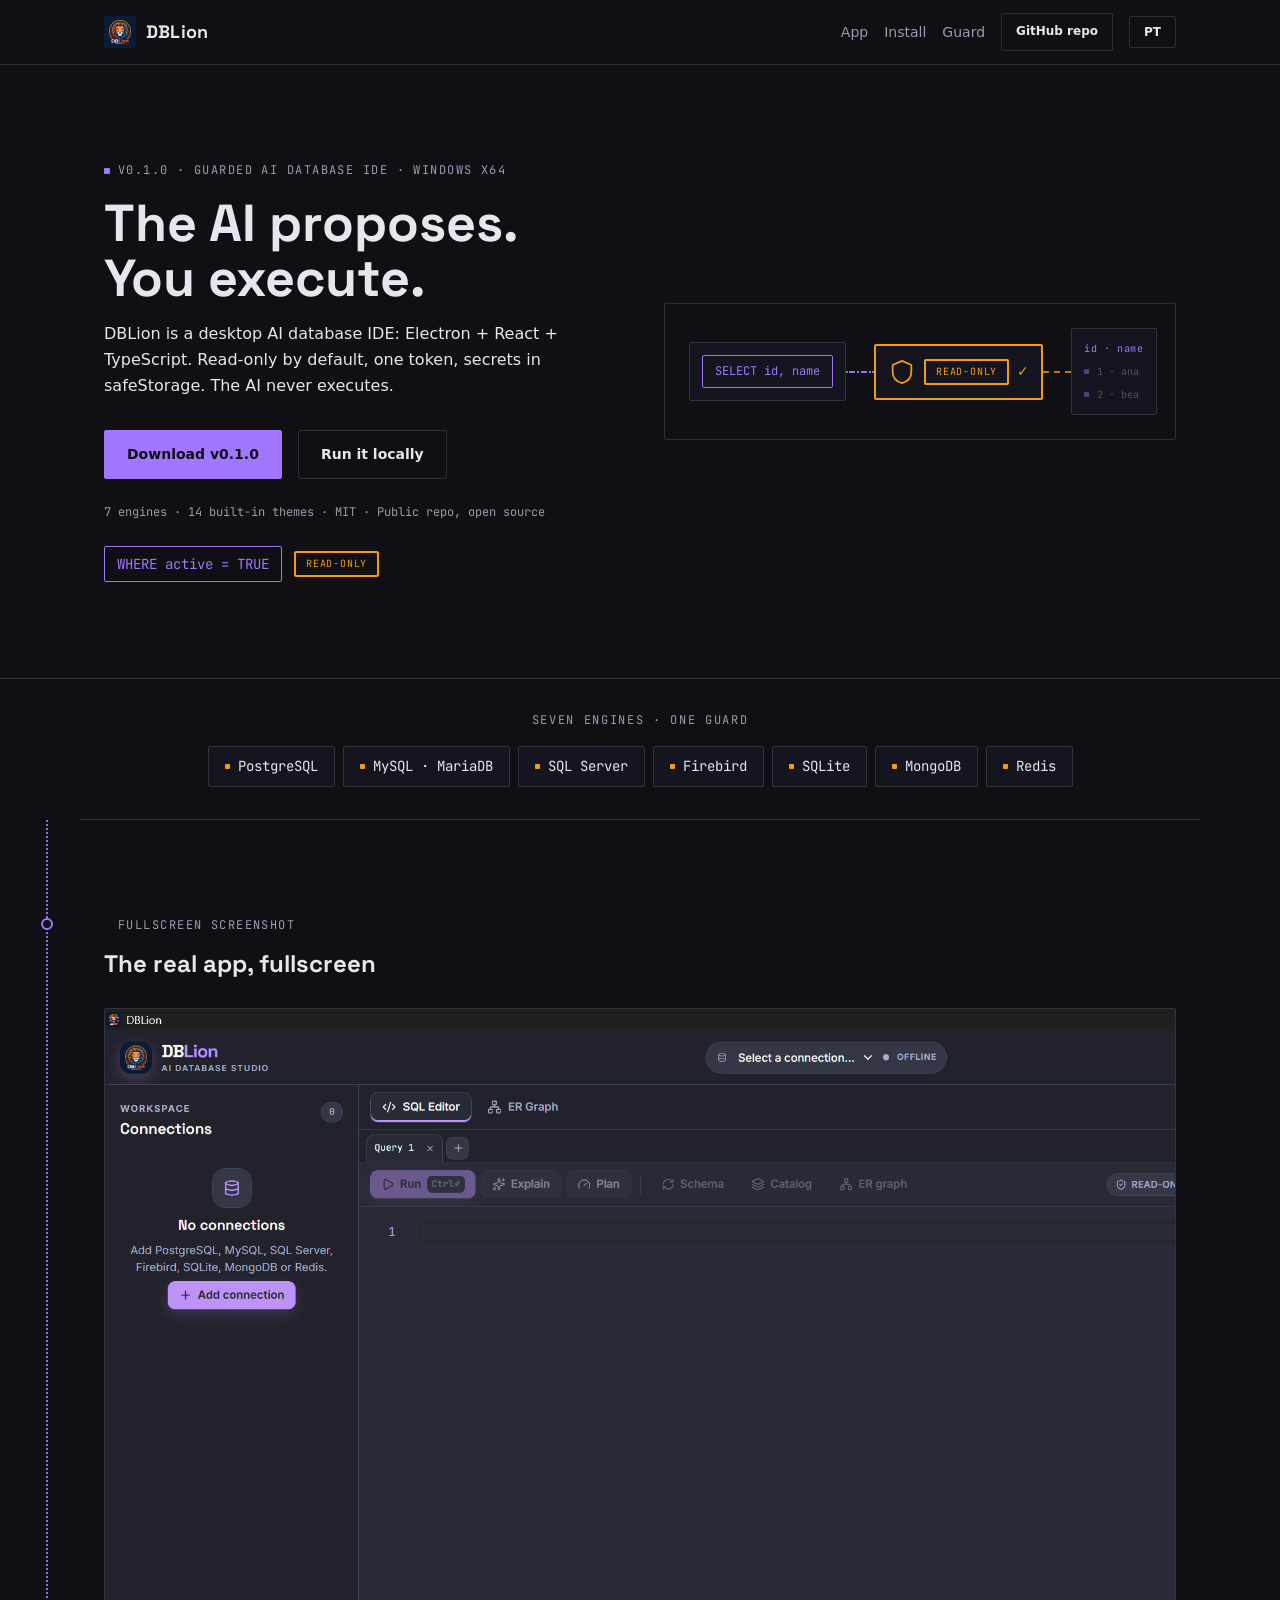
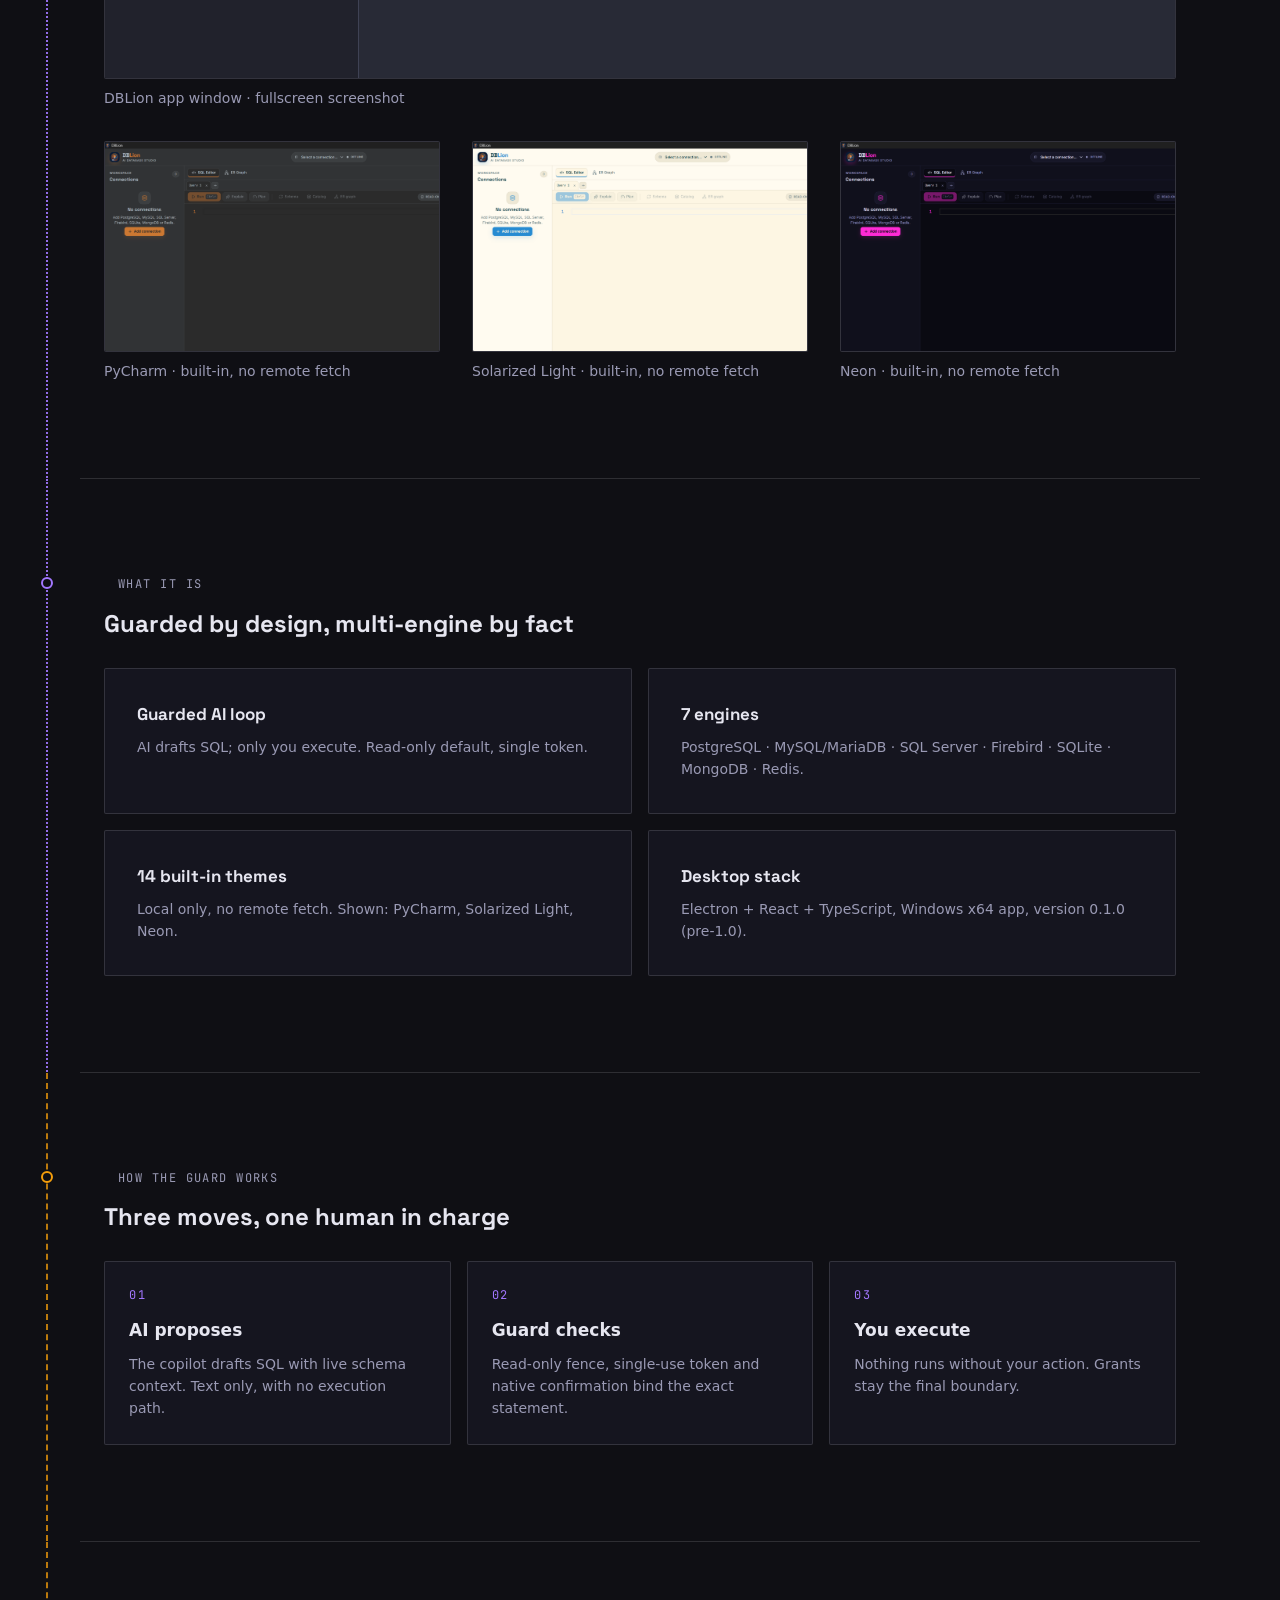
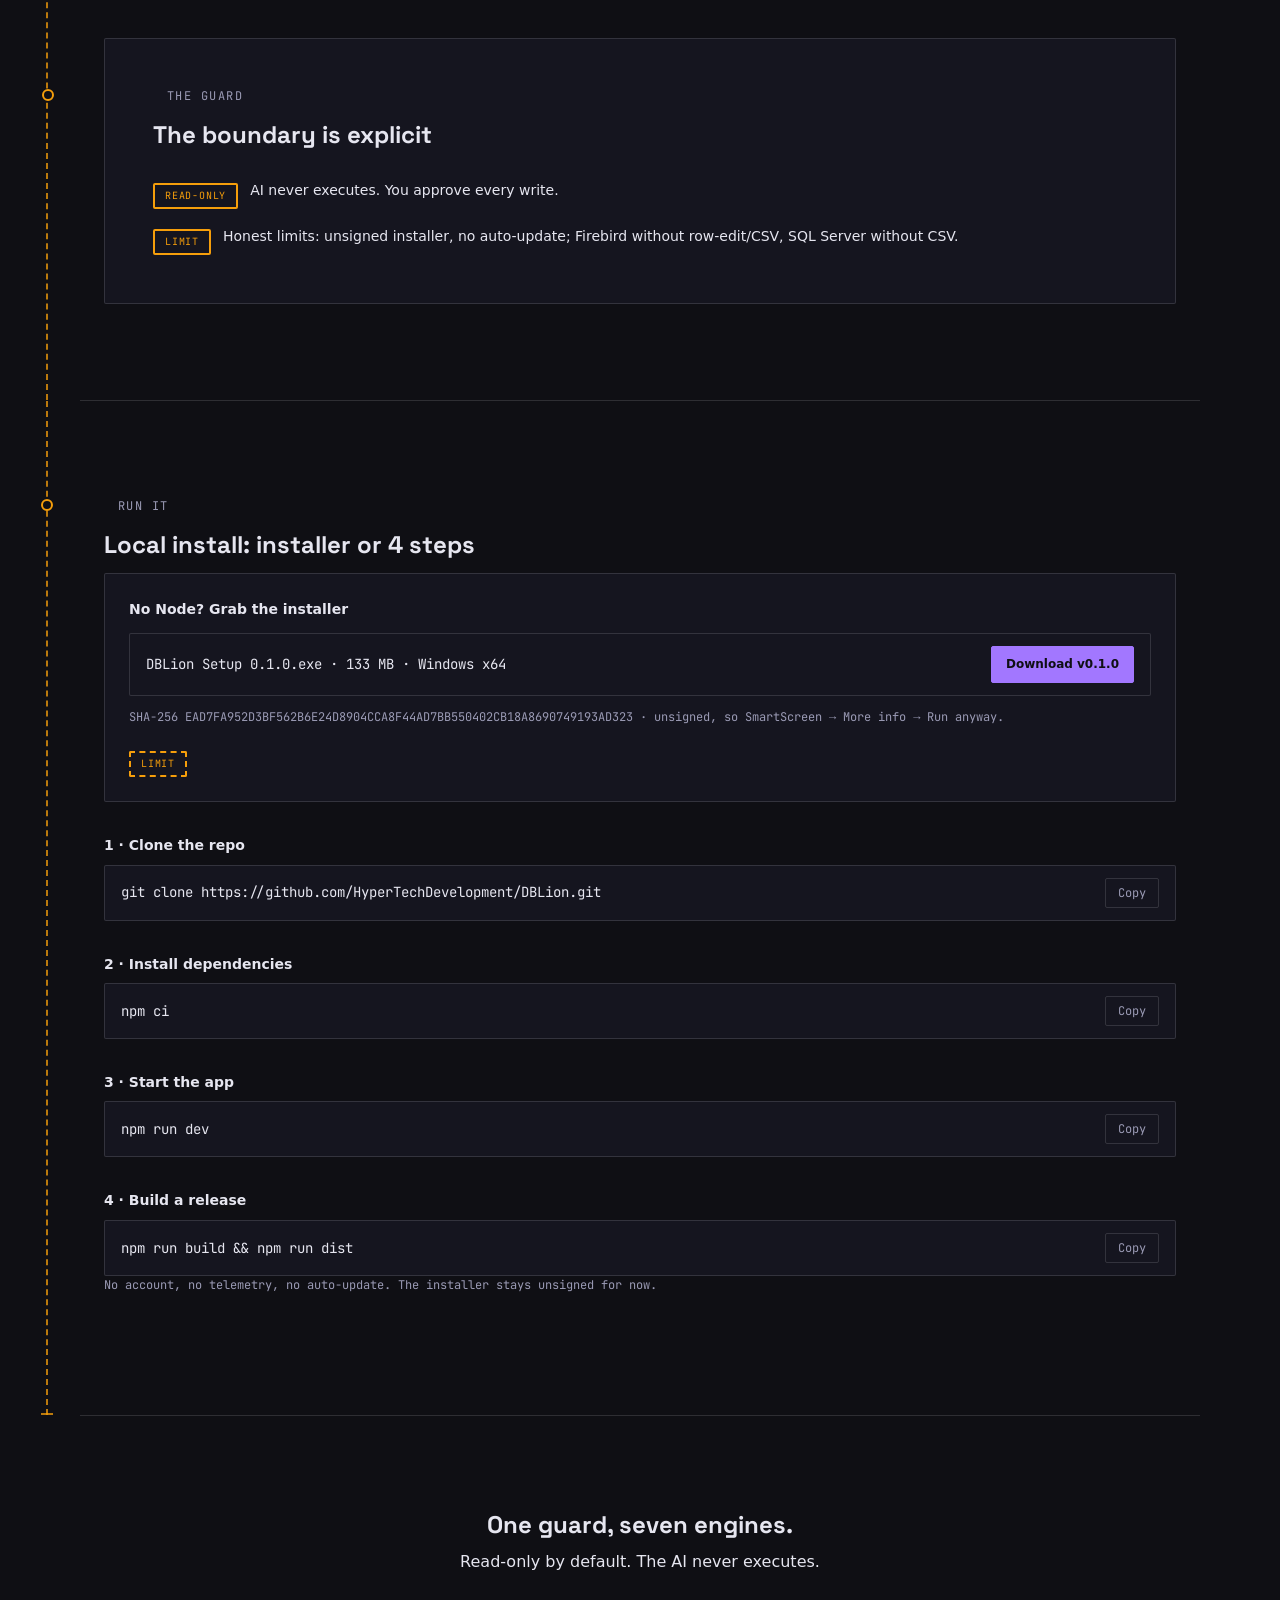
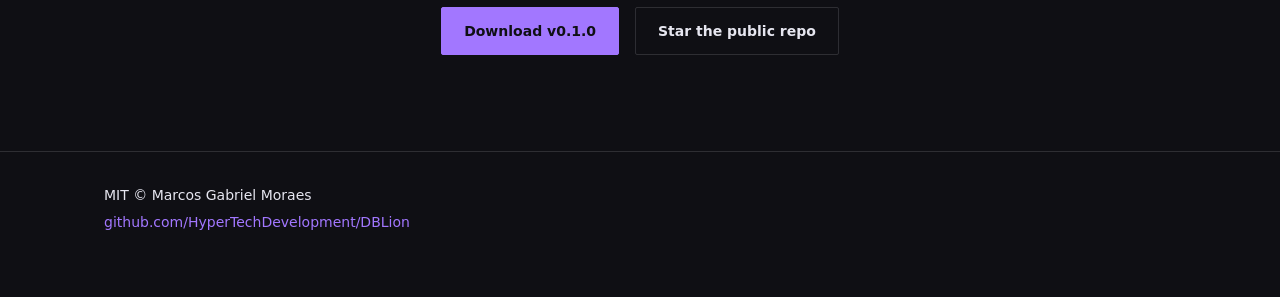
<file: index.html>
<!DOCTYPE html>
<html lang="en">
<head>
<meta charset="UTF-8">
<meta name="viewport" content="width=device-width, initial-scale=1.0">
<title>DBLion · the guarded AI database IDE</title>
<meta name="description" content="DBLion is a desktop AI database IDE: Electron + React + TypeScript. Read-only by default, so the AI never executes.">
<link rel="icon" type="image/png" href="assets/logo.png">
<link rel="preload" as="font" type="font/woff2" href="assets/fonts/space-grotesk-500-latin.woff2" crossorigin>
<link rel="preload" as="font" type="font/woff2" href="assets/fonts/jetbrains-mono-400-latin.woff2" crossorigin>
<link rel="stylesheet" href="fonts.css">
<link rel="stylesheet" href="styles.css">
</head>
<body>
<a class="skip-link" href="#main">Skip to content</a>

<header class="nav" role="banner">
  <div class="wrap nav-inner">
    <a class="brand" href="#top" aria-label="DBLion home">
      <img src="assets/logo.png" alt="DBLion lion logo" width="32" height="32">
      <span class="brand-name">DBLion</span>
    </a>
    <button class="nav-toggle" type="button" aria-expanded="false" aria-controls="nav-links" aria-label="Menu">
      <span></span><span></span><span></span>
    </button>
    <nav id="nav-links" class="nav-links" aria-label="Primary">
      <a href="#proof" data-i18n="nav.proof">App</a>
      <a href="#install" data-i18n="nav.docs">Install</a>
      <a href="#safety" data-i18n="nav.safety">Guard</a>
      <a class="btn btn-ghost btn-sm" href="https://github.com/HyperTechDevelopment/DBLion" rel="noopener" data-i18n="nav.repo">GitHub repo</a>
      <button id="lang-toggle" class="btn btn-ghost btn-sm" type="button" aria-label="Switch language / Trocar idioma" data-i18n="nav.lang">PT</button>
    </nav>
  </div>
</header>

<main id="main">
  <!-- HERO -->
  <section class="hero wrap" id="top" aria-labelledby="hero-h1">
    <div class="hero-copy">
      <p class="eyebrow"><span class="tick" aria-hidden="true"></span><span data-i18n="hero.eyebrow">v0.1.0 · Guarded AI database IDE · Windows x64</span></p>
      <h1 id="hero-h1" data-i18n="hero.h1">The AI proposes. You execute.</h1>
      <p class="lede" data-i18n="hero.sub">DBLion is a desktop AI database IDE: Electron + React + TypeScript. Read-only by default, one token, secrets in safeStorage. The AI never executes.</p>
      <div class="hero-ctas">
        <a class="btn btn-primary" href="https://github.com/HyperTechDevelopment/DBLion/releases/latest" rel="noopener" data-i18n="hero.cta.primary">Download v0.1.0</a>
        <a class="btn btn-ghost" href="#install" data-i18n="hero.cta.secondary">Run it locally</a>
      </div>
      <p class="micro" data-i18n="hero.micro">7 engines · 14 built-in themes · MIT · Public repo, open source</p>
      <div class="guard-line" aria-hidden="true">
        <code class="chip">WHERE active = TRUE</code>
        <span class="guard-seal">READ-ONLY</span>
      </div>
    </div>
    <div class="hero-visual">
      <figure class="guard-stage">
        <ol class="pipeline">
          <li class="station station-proposal" aria-hidden="true"><code class="chip">SELECT id, name</code></li>
          <li class="track track-live" aria-hidden="true"></li>
          <li class="station station-gate" aria-hidden="true">
            <svg class="shield" viewBox="0 0 24 24" focusable="false" aria-hidden="true"><path d="M12 2.5 20 6v6c0 5-3.6 8.3-8 9.5C7.6 20.3 4 17 4 12V6l8-3.5Z" fill="none" stroke="currentColor" stroke-width="1.5" stroke-linejoin="round"/></svg>
            <span class="guard-seal">READ-ONLY</span>
            <span class="check" aria-hidden="true">✓</span>
          </li>
          <li class="track track-gated" aria-hidden="true"></li>
          <li class="station station-result" aria-hidden="true">
            <span class="mini-head">id · name</span>
            <span class="mini-row"><i></i>1 · ana</span>
            <span class="mini-row"><i></i>2 · bea</span>
          </li>
        </ol>
        <figcaption class="sr-only" data-i18n="hero.figcap">Diagram of the guard: a SELECT statement leaves the proposal side, passes a READ-ONLY gate, and returns two rows on the gated side.</figcaption>
        <noscript><img src="assets/hero.svg" alt="DBLion guard checkpoint: SQL proposal passing a READ-ONLY shield gate" width="520" height="300"></noscript>
      </figure>
    </div>
  </section>

  <div class="engines" role="region" aria-labelledby="eng-label" data-i18n-aria-label="eng.label.aria">
    <p class="eng-label" id="eng-label" data-i18n="eng.label">Seven engines · one guard</p>
    <ul class="eng-list">
      <li class="eng-chip">PostgreSQL</li>
      <li class="eng-chip">MySQL · MariaDB</li>
      <li class="eng-chip">SQL Server</li>
      <li class="eng-chip">Firebird</li>
      <li class="eng-chip">SQLite</li>
      <li class="eng-chip">MongoDB</li>
      <li class="eng-chip">Redis</li>
    </ul>
  </div>

  <!-- PROOF -->
  <section class="section wrap railed" id="proof" aria-labelledby="proof-h2">
    <p class="eyebrow"><span class="tick" aria-hidden="true"></span><span data-i18n="proof.eyebrow">Fullscreen screenshot</span></p>
    <h2 id="proof-h2" data-i18n="proof.h2">The real app, fullscreen</h2>
    <figure class="shot-full">
      <img src="assets/dblion-app.png" alt="DBLion app window, fullscreen screenshot" data-i18n-alt="proof.cap.main" width="1120" height="640" loading="lazy">
      <figcaption data-i18n="proof.cap.main">DBLion app window · fullscreen screenshot</figcaption>
    </figure>
    <div class="theme-grid">
      <figure>
        <img src="assets/theme-pycharm.png" alt="DBLion in PyCharm theme" data-i18n-alt="proof.cap.pycharm" width="520" height="320" loading="lazy">
        <figcaption data-i18n="proof.cap.pycharm">PyCharm · built-in, no remote fetch</figcaption>
      </figure>
      <figure>
        <img src="assets/theme-solarized.png" alt="DBLion in Solarized Light theme" data-i18n-alt="proof.cap.solarized" width="520" height="320" loading="lazy">
        <figcaption data-i18n="proof.cap.solarized">Solarized Light · built-in, no remote fetch</figcaption>
      </figure>
      <figure>
        <img src="assets/theme-neon.png" alt="DBLion in Neon theme" data-i18n-alt="proof.cap.neon" width="520" height="320" loading="lazy">
        <figcaption data-i18n="proof.cap.neon">Neon · built-in, no remote fetch</figcaption>
      </figure>
    </div>
  </section>

  <!-- FEATURES -->
  <section class="section wrap railed" id="features" aria-labelledby="feat-h2">
    <p class="eyebrow"><span class="tick" aria-hidden="true"></span><span data-i18n="feat.eyebrow">What it is</span></p>
    <h2 id="feat-h2" data-i18n="feat.h2">Guarded by design, multi-engine by fact</h2>
    <div class="cards">
      <article class="card">
        <h3 data-i18n="feat.1t">Guarded AI loop</h3>
        <p data-i18n="feat.1d">AI drafts SQL; only you execute. Read-only default, single token.</p>
      </article>
      <article class="card">
        <h3 data-i18n="feat.2t">7 engines</h3>
        <p data-i18n="feat.2d">PostgreSQL · MySQL/MariaDB · SQL Server · Firebird · SQLite · MongoDB · Redis.</p>
      </article>
      <article class="card">
        <h3 data-i18n="feat.3t">14 built-in themes</h3>
        <p data-i18n="feat.3d">Local only, no remote fetch. Shown: PyCharm, Solarized Light, Neon.</p>
      </article>
      <article class="card">
        <h3 data-i18n="feat.4t">Desktop stack</h3>
        <p data-i18n="feat.4d">Electron + React + TypeScript, Windows x64 app, version 0.1.0 (pre-1.0).</p>
      </article>
    </div>
  </section>

  <!-- HOW THE GUARD WORKS -->
  <section class="section wrap railed gated" id="how" aria-labelledby="how-h2">
    <p class="eyebrow"><span class="tick" aria-hidden="true"></span><span data-i18n="how.eyebrow">How the guard works</span></p>
    <h2 id="how-h2" data-i18n="how.h2">Three moves, one human in charge</h2>
    <ol class="flow">
      <li>
        <p class="flow-num" aria-hidden="true">01</p>
        <h3 data-i18n="how.1t">AI proposes</h3>
        <p data-i18n="how.1d">The copilot drafts SQL with live schema context. Text only, with no execution path.</p>
      </li>
      <li>
        <p class="flow-num" aria-hidden="true">02</p>
        <h3 data-i18n="how.2t">Guard checks</h3>
        <p data-i18n="how.2d">Read-only fence, single-use token and native confirmation bind the exact statement.</p>
      </li>
      <li>
        <p class="flow-num" aria-hidden="true">03</p>
        <h3 data-i18n="how.3t">You execute</h3>
        <p data-i18n="how.3d">Nothing runs without your action. Grants stay the final boundary.</p>
      </li>
    </ol>
  </section>

  <!-- SAFETY STRIP -->
  <section class="section wrap railed gated" id="safety" aria-labelledby="safe-h2">
    <div class="safety">
      <p class="eyebrow eyebrow-amber"><span class="tick" aria-hidden="true"></span><span data-i18n="safe.eyebrow">The guard</span></p>
      <h2 id="safe-h2" data-i18n="safe.h2">The boundary is explicit</h2>
      <ul class="safety-list">
        <li><span class="guard-seal" aria-hidden="true">READ-ONLY</span><span data-i18n="safe.1">AI never executes. You approve every write.</span></li>
        <li><span class="guard-seal" aria-hidden="true">LIMIT</span><span data-i18n="safe.4">Honest limits: unsigned installer, no auto-update; Firebird without row-edit/CSV, SQL Server without CSV.</span></li>
      </ul>
    </div>
  </section>

  <!-- INSTALL -->
  <section class="section wrap railed gated ends" id="install" aria-labelledby="inst-h2">
    <p class="eyebrow"><span class="tick" aria-hidden="true"></span><span data-i18n="inst.eyebrow">Run it</span></p>
    <h2 id="inst-h2" data-i18n="inst.h2">Local install: installer or 4 steps</h2>
    <div class="dl-panel">
      <p class="step-label" data-i18n="inst.dl">No Node? Grab the installer</p>
      <div class="codeblock"><code>DBLion Setup 0.1.0.exe · 133 MB · Windows x64</code><a class="btn btn-primary btn-sm" href="https://github.com/HyperTechDevelopment/DBLion/releases/latest" rel="noopener" data-i18n="inst.dlbtn">Download v0.1.0</a></div>
      <p class="micro" data-i18n="inst.dlsha">SHA-256 EAD7FA952D3BF562B6E24D8904CCA8F44AD7BB550402CB18A8690749193AD323 · unsigned, so SmartScreen → More info → Run anyway.</p>
      <div class="guard-line" aria-hidden="true">
        <span class="guard-seal guard-seal-warn">LIMIT</span>
      </div>
    </div>
    <p class="sr-only" id="copy-status" role="status" aria-live="polite"></p>
    <ol class="steps">
      <li>
        <p class="step-label" data-i18n="inst.s1">1 · Clone the repo</p>
        <div class="codeblock"><code data-i18n="inst.c1">git clone https://github.com/HyperTechDevelopment/DBLion.git</code><button class="copy" type="button" data-copy="git clone https://github.com/HyperTechDevelopment/DBLion.git" data-i18n="ui.copy" data-i18n-aria-label="ui.copyLabel" aria-label="Copy command">Copy</button></div>
      </li>
      <li>
        <p class="step-label" data-i18n="inst.s2">2 · Install dependencies</p>
        <div class="codeblock"><code data-i18n="inst.c2">npm ci</code><button class="copy" type="button" data-copy="npm ci" data-i18n="ui.copy" data-i18n-aria-label="ui.copyLabel" aria-label="Copy command">Copy</button></div>
      </li>
      <li>
        <p class="step-label" data-i18n="inst.s3">3 · Start the app</p>
        <div class="codeblock"><code data-i18n="inst.c3">npm run dev</code><button class="copy" type="button" data-copy="npm run dev" data-i18n="ui.copy" data-i18n-aria-label="ui.copyLabel" aria-label="Copy command">Copy</button></div>
      </li>
      <li>
        <p class="step-label" data-i18n="inst.s4">4 · Build a release</p>
        <div class="codeblock"><code data-i18n="inst.c4">npm run build &amp;&amp; npm run dist</code><button class="copy" type="button" data-copy="npm run build && npm run dist" data-i18n="ui.copy" data-i18n-aria-label="ui.copyLabel" aria-label="Copy command">Copy</button></div>
      </li>
    </ol>
    <p class="micro" data-i18n="inst.note">No account, no telemetry, no auto-update. The installer stays unsigned for now.</p>
  </section>
  <!-- CLOSING -->
  <section class="closing wrap" aria-labelledby="close-h2">
    <h2 id="close-h2" data-i18n="close.h2">One guard, seven engines.</h2>
    <p class="lede" data-i18n="close.sub">Read-only by default. The AI never executes.</p>
    <div class="hero-ctas">
      <a class="btn btn-primary" href="https://github.com/HyperTechDevelopment/DBLion/releases/latest" rel="noopener" data-i18n="hero.cta.primary">Download v0.1.0</a>
      <a class="btn btn-ghost" href="https://github.com/HyperTechDevelopment/DBLion" rel="noopener" data-i18n="close.repo">Star the public repo</a>
    </div>
  </section>
</main>

<footer class="footer" role="contentinfo">
  <div class="wrap footer-inner">
    <p data-i18n="foot.license">MIT © Marcos Gabriel Moraes</p>
    <p><a href="https://github.com/HyperTechDevelopment/DBLion" rel="noopener" data-i18n="foot.repo">github.com/HyperTechDevelopment/DBLion</a></p>
  </div>
</footer>

<script src="app.js" defer></script>
</body>
</html>
</file>
<file: fonts.css>
/* Self-hosted webfonts: latin + latin-ext only, subset to the characters
   this page actually renders. No remote fetch, matching the app's own
   "built-in themes, no remote fetch" stance. */

/* Space Grotesk 500 (display) — used for headings and the wordmark.
   The 700 file is byte-identical to the 500 file, so 700 is aliased here
   instead of being shipped twice. */
@font-face {
  font-family: "Space Grotesk";
  font-style: normal;
  font-weight: 500 700;
  font-display: swap;
  src: url("assets/fonts/space-grotesk-500-latin-ext.woff2") format("woff2");
  unicode-range: U+0100-02BA, U+02BD-02C5, U+02C7-02CC, U+02CE-02D7, U+02DD-02FF,
    U+0304, U+0308, U+0329, U+1D00-1DBF, U+1E00-1E9F, U+1EF2-1EFF, U+2020,
    U+20A0-20AB, U+20AD-20C4, U+2113, U+2C60-2C7F, U+A720-A7FF;
}
@font-face {
  font-family: "Space Grotesk";
  font-style: normal;
  font-weight: 500 700;
  font-display: swap;
  src: url("assets/fonts/space-grotesk-500-latin.woff2") format("woff2");
  unicode-range: U+0000-00FF, U+0131, U+0152-0153, U+02BB-02BC, U+02C6, U+02DA,
    U+02DC, U+0304, U+0308, U+0329, U+2000-206F, U+20AC, U+2122, U+2191, U+2193,
    U+2212, U+2215, U+FEFF, U+FFFD;
}

/* JetBrains Mono 400 (mono) — chips, seals, code, captions.
   The 500 file is byte-identical to the 400 file; aliased the same way. */
@font-face {
  font-family: "JetBrains Mono";
  font-style: normal;
  font-weight: 400 500;
  font-display: swap;
  src: url("assets/fonts/jetbrains-mono-400-latin-ext.woff2") format("woff2");
  unicode-range: U+0100-02BA, U+02BD-02C5, U+02C7-02CC, U+02CE-02D7, U+02DD-02FF,
    U+0304, U+0308, U+0329, U+1D00-1DBF, U+1E00-1E9F, U+1EF2-1EFF, U+2020,
    U+20A0-20AB, U+20AD-20C4, U+2113, U+2C60-2C7F, U+A720-A7FF;
}
@font-face {
  font-family: "JetBrains Mono";
  font-style: normal;
  font-weight: 400 500;
  font-display: swap;
  src: url("assets/fonts/jetbrains-mono-400-latin.woff2") format("woff2");
  unicode-range: U+0000-00FF, U+0131, U+0152-0153, U+02BB-02BC, U+02C6, U+02DA,
    U+02DC, U+0304, U+0308, U+0329, U+2000-206F, U+20AC, U+2122, U+2191, U+2193,
    U+2212, U+2215, U+FEFF, U+FFFD;
}
</file>
<file: styles.css>
:root {
  --bg: #0f0f14;
  --panel: #15151f;
  --primary: #a277ff;
  --accent: #f59e0b;
  --text: #e6e6f0;
  --muted: #9a9ab4;
  --border: rgba(230, 230, 240, 0.14);
  /* Sealed-record geometry. Small radii read as a stamp, not a dashboard;
     large radii are the single strongest tell of the generic dev-tool look. */
  --radius-card: 2px;
  --radius-btn: 2px;
  --radius-code: 2px;
  --font-display: "Space Grotesk", system-ui, -apple-system, "Segoe UI", sans-serif;
  --font-body: system-ui, -apple-system, "Segoe UI", Roboto, sans-serif;
  --font-mono: "JetBrains Mono", Consolas, "Courier New", monospace;
  /* Type scale. Every size in this file resolves to one of these. */
  --fs-micro: 10px;
  --fs-meta: 12px;
  --fs-small: 14px;
  --fs-body: 16px;
  --fs-h3: 17px;
  --fs-h2: 24px;
  --fs-h1: clamp(38px, 5.6vw, 52px);
  --fs-page: clamp(30px, 4vw, 40px);
  /* Spacing scale, 4px base. */
  --sp-1: 4px;  --sp-2: 8px;   --sp-3: 12px; --sp-4: 16px;
  --sp-5: 24px; --sp-6: 32px;  --sp-7: 48px; --sp-8: 64px; --sp-9: 96px;
}

* { box-sizing: border-box; }
html { scroll-behavior: smooth; }
body {
  margin: 0;
  background: var(--bg);
  color: var(--text);
  font-family: var(--font-body);
  font-size: var(--fs-body);
  line-height: 1.6;
  -webkit-font-smoothing: antialiased;
}
::selection { background: rgba(162, 119, 255, 0.4); background: color-mix(in srgb, var(--primary) 40%, transparent); color: var(--text); }

.wrap { max-width: 1120px; margin: 0 auto; padding: 0 var(--sp-5); }

.skip-link {
  position: absolute; left: -9999px; top: 0;
  background: var(--primary); color: #0f0f14;
  padding: 8px 16px; border-radius: 0 0 var(--radius-btn) 0; z-index: 100;
}
.skip-link:focus { left: 0; }

/* Scrollbar: the default light track is the last unthemed pixel on the page. */
* { scrollbar-color: color-mix(in srgb, var(--text) 22%, transparent) transparent; }
::-webkit-scrollbar { width: 10px; height: 10px; }
::-webkit-scrollbar-track { background: var(--bg); }
::-webkit-scrollbar-thumb { background: color-mix(in srgb, var(--text) 20%, transparent); border-radius: 0; }
::-webkit-scrollbar-thumb:hover { background: color-mix(in srgb, var(--text) 32%, transparent); }

/* ---------- Nav ---------- */
.nav {
  position: sticky; top: 0; z-index: 50;
  background: var(--bg);
  border-bottom: 1px solid var(--border);
}
.nav-inner {
  display: flex; align-items: center; justify-content: space-between;
  min-height: 64px; gap: 16px;
}
.brand { display: flex; align-items: center; gap: 10px; text-decoration: none; color: var(--text); }
.brand img { border-radius: var(--radius-btn); display: block; }
.brand-name { font-family: var(--font-display); font-weight: 700; font-size: 18px; letter-spacing: 0.01em; }
.nav-links { display: flex; align-items: center; gap: var(--sp-4); }
.nav-links a:not(.btn) { color: var(--muted); text-decoration: none; font-size: var(--fs-small); }
.nav-links a:not(.btn):hover { color: var(--text); }
.nav-toggle { display: none; background: none; border: 1px solid var(--border); border-radius: var(--radius-btn); padding: 10px; cursor: pointer; }
.nav-toggle span { display: block; width: 20px; height: 2px; background: var(--text); margin: 4px 0; }
.nav-toggle span:first-child { margin-top: 0; }
.nav-toggle span:last-child { margin-bottom: 0; }

/* ---------- Buttons ---------- */
.btn {
  display: inline-block; text-decoration: none; cursor: pointer;
  font-size: var(--fs-small); font-weight: 600;
  border-radius: var(--radius-btn); padding: 12px 22px;
  border: 1px solid transparent;
  transition: background-color .15s ease, border-color .15s ease, color .15s ease;
}
.btn:focus-visible, a:focus-visible, button:focus-visible {
  outline: 2px solid var(--accent); outline-offset: 2px;
}
.btn-primary { background: var(--primary); color: #0f0f14; border-color: var(--primary); }
.btn-primary:hover { filter: brightness(1.08); }
.btn-ghost { background: transparent; color: var(--text); border-color: var(--border); }
.btn-ghost:hover { border-color: var(--text); }
.btn-sm { padding: 8px 14px; font-size: var(--fs-meta); }
.btn:active { transform: translateY(1px); }
button.btn { font-family: inherit; }

/* ---------- Hero ---------- */
.hero {
  display: grid; grid-template-columns: 1fr 1fr; gap: var(--sp-7);
  align-items: center; padding-top: var(--sp-9); padding-bottom: var(--sp-9);
}
.eyebrow {
  font-family: var(--font-mono); font-size: var(--fs-meta); letter-spacing: 0.12em;
  text-transform: uppercase; color: var(--muted);
  display: flex; align-items: center; gap: var(--sp-2); margin: 0 0 var(--sp-4);
}
.tick { width: 6px; height: 6px; background: var(--primary); border-radius: 1px; flex: none; }
.eyebrow-amber .tick { background: var(--accent); }
.hero h1, h2 {
  font-family: var(--font-display);
  margin: 0 0 var(--sp-4); line-height: 1.05;
}
.hero h1 { font-size: var(--fs-h1); }
h2 { font-size: var(--fs-h2); }
.lede { color: var(--text); max-width: 68ch; margin: 0 0 var(--sp-6); }
.hero-ctas { display: flex; gap: var(--sp-4); flex-wrap: wrap; margin-bottom: var(--sp-5); }
.micro { font-size: var(--fs-meta); color: var(--muted); font-family: var(--font-mono); margin: 0 0 var(--sp-5); }
.guard-line { display: flex; align-items: center; gap: var(--sp-3); flex-wrap: wrap; }
.chip {
  font-family: var(--font-mono); font-size: var(--fs-small); color: var(--primary);
  border: 1px solid var(--primary); border-radius: var(--radius-code); padding: 6px 12px;
}
.guard-seal {
  font-family: var(--font-mono); font-size: var(--fs-micro); letter-spacing: 0.08em;
  color: var(--accent); border: 2px solid var(--accent);
  border-radius: var(--radius-code); padding: 3px 10px; white-space: nowrap;
}
.guard-seal-warn { border-style: dashed; }

.hero-visual { min-width: 0; }
.hero-copy { min-width: 0; }
.guard-stage {
  position: relative; margin: 0; max-width: 520px; overflow: hidden;
  background: var(--bg); border: 1px solid var(--border);
  border-radius: var(--radius-card); padding: var(--sp-5);
}
.guard-stage noscript img { display: block; width: 100%; height: auto; border-radius: var(--radius-card); }
.pipeline { position: relative; list-style: none; margin: 0; padding: 0; display: flex; align-items: center; }
.station {
  flex: none; display: flex; align-items: center; gap: var(--sp-2);
  background: var(--panel);
  border: 1px solid var(--border);
  border-radius: var(--radius-card); padding: var(--sp-3);
}
.station-proposal .chip { font-size: var(--fs-meta); }
.station-gate { border: 2px solid var(--accent); color: var(--accent); }
.shield { width: 28px; height: 28px; flex: none; }
.check { font-family: var(--font-mono); font-size: var(--fs-small); color: var(--accent); }
.track { position: relative; flex: 1 1 32px; min-width: 28px; }
.track-live { border-top: 2px dotted rgba(162, 119, 255, 0.9); border-top: 2px dotted color-mix(in srgb, var(--primary) 90%, transparent); }
.track-gated { border-top: 2px dashed rgba(245, 158, 11, 0.75); border-top: 2px dashed color-mix(in srgb, var(--accent) 75%, transparent); }
.track-gated::after {
  content: ""; position: absolute; top: -2px; left: 0; right: 0; height: 2px;
  background: linear-gradient(90deg, transparent, var(--accent));
  box-shadow: 0 0 16px color-mix(in srgb, var(--accent) 45%, transparent);
  transform: scaleX(0); transform-origin: left center; opacity: 0;
}
.station-result { flex-direction: column; align-items: stretch; gap: var(--sp-2); font-family: var(--font-mono); font-size: var(--fs-micro); line-height: 1.5; }
.mini-head { color: var(--primary); letter-spacing: 0.06em; }
.mini-row { display: flex; align-items: center; gap: var(--sp-2); color: var(--muted); white-space: nowrap; }
.mini-row i { width: 5px; height: 5px; border-radius: 1px; background: var(--primary); flex: none; }
.sr-only { position: absolute; width: 1px; height: 1px; padding: 0; margin: -1px; overflow: hidden; clip: rect(0 0 0 0); white-space: nowrap; border: 0; }

/* Checkpoint motion: desktop with motion preference only; static otherwise. */
@media (min-width: 1024px) and (prefers-reduced-motion: no-preference) {
  .track-live::after {
    content: ""; position: absolute; top: -2px; left: 0; right: 0; height: 2px;
    background-image: radial-gradient(circle, var(--primary) 1.5px, transparent 1.6px);
    background-size: 12px 2px; background-repeat: repeat-x;
    animation: drift 2.4s linear infinite;
  }
  .station-gate .guard-seal { animation: seal-breathe 3s ease-in-out infinite; }
  .track-gated::after { animation: beam-run 4.5s ease-out infinite; }
  .station-result .mini-row { opacity: 0.45; animation: row-lit 4.5s ease-out infinite; }
  .guard-stage:hover *, .guard-stage:hover *::before, .guard-stage:hover *::after,
  .guard-stage:focus-within *, .guard-stage:focus-within *::before, .guard-stage:focus-within *::after {
    animation-play-state: paused;
  }
}
@keyframes drift { to { transform: translateX(12px); } }
@keyframes seal-breathe { 0%, 100% { opacity: 0.75; } 50% { opacity: 1; } }
@keyframes beam-run { 0% { transform: scaleX(0); opacity: 0; } 4% { opacity: 1; } 20% { transform: scaleX(1); opacity: 1; } 24%, 100% { transform: scaleX(1); opacity: 0; } }
@keyframes row-lit { 0%, 18% { opacity: 0.45; } 45%, 70% { opacity: 1; } 92%, 100% { opacity: 0.45; } }

@media (prefers-reduced-motion: reduce) {
  .guard-stage *, .guard-stage *::before, .guard-stage *::after { animation: none; }
  .track-gated { border-top-style: solid; }
  .station-result .mini-row { opacity: 1; }
}
@media (max-width: 1023px) and (min-width: 860px) {
  .guard-stage { padding: var(--sp-4); }
  .station { padding: var(--sp-3); }
}
@media (max-width: 859px) {
  .guard-stage { max-width: 100%; }
  .pipeline { flex-direction: column; align-items: stretch; }
  .track { flex: none; min-width: 0; min-height: var(--sp-6); width: 2px; margin: 0 auto; border-top: 0; }
  .track-live { border-left: 2px dotted rgba(162, 119, 255, 0.9); border-left: 2px dotted color-mix(in srgb, var(--primary) 90%, transparent); }
  .track-gated { border-left: 2px dashed rgba(245, 158, 11, 0.75); border-left: 2px dashed color-mix(in srgb, var(--accent) 75%, transparent); }
  .station { justify-content: center; }
}

/* ---------- Sections ---------- */

/* ---------- Guard flow ---------- */
.flow { list-style: none; margin: var(--sp-6) 0 0; padding: 0; display: grid; grid-template-columns: repeat(3, 1fr); gap: var(--sp-4); }
.flow li { border: 1px solid var(--border); border-radius: var(--radius-card); background: var(--panel); padding: var(--sp-5); }
.flow-num { font-family: var(--font-mono); font-size: var(--fs-meta); color: var(--primary); letter-spacing: 0.14em; margin: 0 0 var(--sp-3); }
.dl-panel { border: 1px solid var(--border); border-radius: var(--radius-card); background: var(--panel); padding: var(--sp-5); margin-bottom: var(--sp-6); }
.dl-panel .codeblock { margin: var(--sp-3) 0; }
.flow h3 { margin: 0 0 var(--sp-2); font-size: var(--fs-h3); }
.flow p:last-child { margin: 0; color: var(--muted); font-size: var(--fs-small); line-height: 1.6; }
.section { padding-top: var(--sp-9); padding-bottom: var(--sp-9); border-top: 1px solid var(--border); }
.shot-full { margin: var(--sp-6) 0; }
.shot-full img, .theme-grid img {
  width: 100%; height: auto; display: block;
  border: 1px solid var(--border); border-radius: var(--radius-card);
  background: var(--panel);
}
figcaption { font-size: var(--fs-small); color: var(--muted); margin-top: var(--sp-2); }
.theme-grid { display: grid; grid-template-columns: repeat(3, minmax(0, 1fr)); gap: var(--sp-6); margin-top: var(--sp-6); }
.theme-grid figure { margin: 0; }

.cards { display: grid; grid-template-columns: repeat(2, minmax(0, 1fr)); gap: var(--sp-4); margin-top: var(--sp-6); }
.card {
  background: var(--panel); border: 1px solid var(--border);
  border-radius: var(--radius-card); padding: var(--sp-6);
}
.card h3 { font-family: var(--font-display); font-size: var(--fs-h3); margin: 0 0 var(--sp-2); }
.card p { margin: 0; color: var(--muted); font-size: var(--fs-small); }

/* ---------- Safety ---------- */
.safety {
  background: var(--panel); border: 1px solid var(--border);
  border-radius: var(--radius-card); padding: var(--sp-7);
}
.safety-list { list-style: none; margin: var(--sp-6) 0 0; padding: 0; display: grid; gap: var(--sp-4); }
.safety-list li { display: flex; align-items: flex-start; gap: var(--sp-3); font-size: var(--fs-small); }
.safety-list .guard-seal { flex: none; margin-top: var(--sp-1); }

/* ---------- Install ---------- */
.steps { list-style: none; margin: var(--sp-6) 0 0; padding: 0; display: grid; gap: var(--sp-6); }
.step-label { font-weight: 600; margin: 0 0 var(--sp-2); font-size: var(--fs-small); }
.codeblock {
  display: flex; align-items: center; justify-content: space-between; gap: var(--sp-4);
  background: var(--panel); border: 1px solid var(--border);
  border-radius: var(--radius-code); padding: var(--sp-3) var(--sp-4);
}
/* min-width:0 lets the flex item shrink below its content width, so the long
   git clone URL scrolls inside the block instead of pushing the page wide. */
.codeblock code { min-width: 0; font-family: var(--font-mono); font-size: var(--fs-small); color: var(--text); overflow-x: auto; }
.copy {
  flex: none; font-family: var(--font-mono); font-size: var(--fs-meta);
  background: transparent; color: var(--muted); cursor: pointer;
  border: 1px solid var(--border); border-radius: var(--radius-btn); padding: 6px 12px;
}
.copy:hover { color: var(--text); border-color: var(--text); }
.copy:active { transform: translateY(1px); }
.copy.is-copied { color: var(--accent); border-color: var(--accent); pointer-events: none; }

/* ---------- 404 ---------- */
.error-page {
  display: flex; flex-direction: column; align-items: flex-start;
  min-height: 60vh; justify-content: center;
  padding-top: var(--sp-9); padding-bottom: var(--sp-9);
}
.error-page h1 {
  font-family: var(--font-display); font-size: var(--fs-page);
  margin: 0 0 var(--sp-4); line-height: 1.1; max-width: 20ch;
}
.error-page .lede { margin-bottom: var(--sp-6); }
.error-page .guard-line { margin-top: var(--sp-6); }

/* ---------- Footer ---------- */
.footer { border-top: 1px solid var(--border); padding: var(--sp-6) 0 var(--sp-8); }
.footer-inner { display: grid; gap: var(--sp-1); }
.footer p { margin: 0; font-size: var(--fs-small); }
.footer a { color: var(--primary); text-decoration: none; font-size: var(--fs-small); }
.footer a:hover { text-decoration: underline; }

/* ---------- Responsive ---------- */
@media (max-width: 860px) {
  .hero { grid-template-columns: 1fr; padding-top: var(--sp-8); padding-bottom: var(--sp-8); gap: var(--sp-6); }
  .hero h1 { font-size: var(--fs-h1); }
  .cards { grid-template-columns: 1fr; }
  .flow { grid-template-columns: 1fr; }
  .theme-grid { grid-template-columns: 1fr; }
  .section { padding-top: var(--sp-8); padding-bottom: var(--sp-8); }
  .nav-toggle { display: block; }
  .nav-links {
    display: none; position: absolute; top: 64px; left: 0; right: 0;
    flex-direction: column; align-items: stretch; gap: var(--sp-1);
    background: var(--bg); border-bottom: 1px solid var(--border);
    padding: var(--sp-3) var(--sp-5) var(--sp-5);
  }
  .nav-links.open { display: flex; }
  .nav { position: sticky; }
  .safety { padding: var(--sp-5); }
}

@media (prefers-reduced-motion: reduce) {
  html { scroll-behavior: auto; }
}

/* ---------- Engines ---------- */
.engines { border-top: 1px solid var(--border); padding-top: var(--sp-6); padding-bottom: var(--sp-6); }
.eng-label {
  text-align: center; font-family: var(--font-mono); font-size: var(--fs-meta);
  letter-spacing: 0.14em; text-transform: uppercase; color: var(--muted); margin: 0 0 var(--sp-4);
}
.eng-list {
  list-style: none; margin: 0; padding: 0;
  display: flex; flex-wrap: wrap; justify-content: center; gap: var(--sp-2);
}
.eng-chip {
  display: inline-flex; align-items: center; gap: var(--sp-2); white-space: nowrap;
  font-family: var(--font-mono); font-size: var(--fs-small); color: var(--text);
  border: 1px solid var(--border); border-radius: var(--radius-card);
  background: var(--panel); padding: var(--sp-2) var(--sp-4);
}
.eng-chip::before {
  content: ""; width: 5px; height: 5px; background: var(--accent);
  border-radius: 1px; flex: none;
}

/* ---------- Guard rail ----------
   The hero's pipeline does not stop at the hero: it continues down the page as a
   single 2-pixel rule in the left margin. Dotted violet where the AI proposes,
   dashed amber from the gate onward. Deliberately static: a pulse would read as
   a scroll progress bar; a frozen rule reads as a boundary, which is the claim.
   --rail-out is how far an eyebrow sits from its section's left edge, so each
   station node lands on the rail at any nesting depth. */
.railed { position: relative; --rail-out: var(--sp-5); }
#safety.railed { --rail-out: calc(var(--sp-5) + var(--sp-7)); }
@media (min-width: 1280px) {
  .railed::before {
    content: ""; position: absolute; top: 0; bottom: 0; left: 0; margin-left: -34px;
    border-left: 2px dotted rgba(162, 119, 255, 0.9);
    border-left: 2px dotted color-mix(in srgb, var(--primary) 90%, transparent);
  }
  .railed.gated::before {
    border-left-style: dashed;
    border-left-color: rgba(245, 158, 11, 0.75);
    border-left-color: color-mix(in srgb, var(--accent) 75%, transparent);
  }
  /* Terminal node: the rail stops where the guard stops covering you. */
  .railed.ends::after {
    content: ""; position: absolute; left: 0; margin-left: -39px; bottom: 0;
    width: 12px; height: 2px;
    background: rgba(245, 158, 11, 0.75);
    background: color-mix(in srgb, var(--accent) 75%, transparent);
  }
  .eyebrow { position: relative; }
  /* The tick leaves the flow to sit on the rail, so the label would lose the
     14px the tick used to occupy (6px dot + 8px gap). Padding restores it. */
  .railed .eyebrow { padding-left: calc(6px + var(--sp-2)); }
  .railed .eyebrow .tick {
    position: absolute; left: 0; top: 2px; margin-left: calc(-39px - var(--rail-out));
    width: 12px; height: 12px; border-radius: 50%;
    background: var(--bg); border: 2px solid var(--primary);
  }
  .railed.gated .eyebrow .tick { border-color: var(--accent); }
}

/* ---------- Closing ---------- */
.closing {
  border-top: 1px solid var(--border);
  padding-top: var(--sp-9); padding-bottom: var(--sp-9);
  text-align: center;
}
.closing h2 { font-family: var(--font-display); font-size: var(--fs-h2); margin: 0 0 var(--sp-3); }
.closing .lede { margin: 0 auto var(--sp-6); }
.closing .hero-ctas { justify-content: center; margin-bottom: 0; }
</file>
